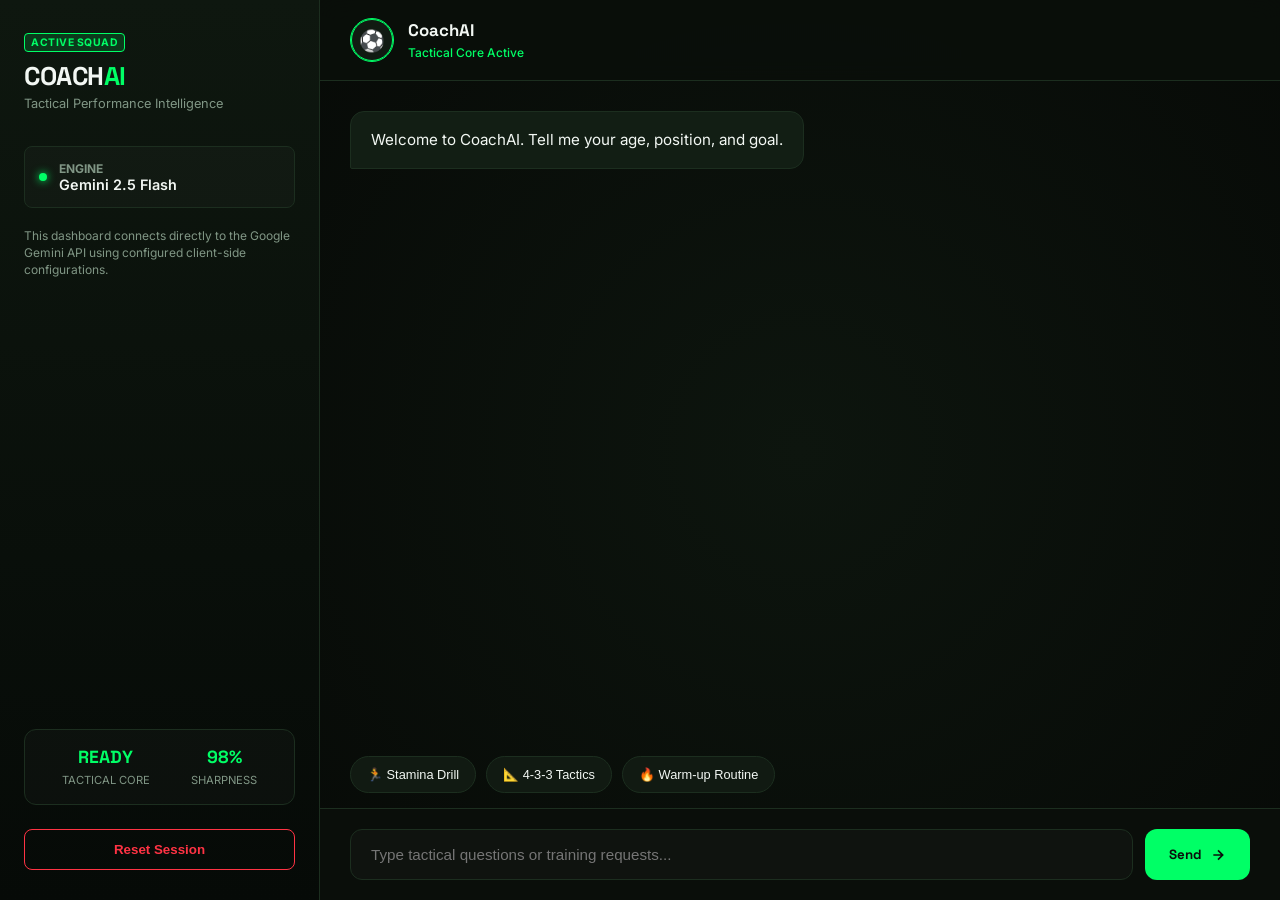
<file: index.html>
<!DOCTYPE html>
<html lang="en">
<head>
    <meta charset="UTF-8">
    <meta name="viewport" content="width=device-width, initial-scale=1.0">
    <title>CoachAI - Tactical Training Dashboard</title>
    <link rel="stylesheet" href="style.css">
    <!-- Premium Fonts: Space Grotesk for headers, Inter for readability -->
    <link href="https://fonts.googleapis.com/css2?family=Inter:wght@400;500;600&family=Space+Grotesk:wght@500;700&display=swap" rel="stylesheet">
</head>
<body>
    <div class="app-container">
        <!-- Sidebar Utility Drawer -->
        <aside class="sidebar">
            <div class="sidebar-header">
                <div class="logo-area">
                    <span class="pitch-badge">ACTIVE SQUAD</span>
                    <h2>COACH<span>AI</span></h2>
                </div>
                <p>Tactical Performance Intelligence</p>
            </div>
            
            <div class="config-section">
                <div class="system-badge">
                    <div class="badge-dot"></div>
                    <div>
                        <strong>Engine</strong>
                        <p>Gemini 2.5 Flash</p>
                    </div>
                </div>
                <p class="help-text">This dashboard connects directly to the Google Gemini API using configured client-side configurations.</p>
            </div>

            <div class="stats-card">
                <div class="stat-item">
                    <span class="stat-val">READY</span>
                    <span class="stat-lbl">Tactical Core</span>
                </div>
                <div class="stat-item">
                    <span class="stat-val">98%</span>
                    <span class="stat-lbl">Sharpness</span>
                </div>
            </div>

            <div class="sidebar-footer">
                <button id="clear-btn" class="secondary-btn">Reset Session</button>
            </div>
        </aside>

        <!-- Main Chat Area -->
        <main class="chat-area">
            <header class="chat-header">
                <button id="menu-toggle" class="menu-btn">☰</button>
                <div class="coach-profile">
                    <div class="avatar-pulse">
                        <span class="avatar-icon">⚽</span>
                        <span class="pulse-ring"></span>
                    </div>
                    <div>
                        <h3>CoachAI</h3>
                        <span class="status">Tactical Core Active</span>
                    </div>
                </div>
            </header>

            <!-- Main Conversation Space -->
            <div class="messages-container" id="messages-container">
                <!-- Chat messages loaded here -->
            </div>

            <!-- Quick Suggestions Box -->
            <div class="suggestions-box" id="suggestions-box">
                <button class="suggestion-chip" data-prompt="Design an explosive stamina drill for a winger.">🏃 Stamina Drill</button>
                <button class="suggestion-chip" data-prompt="What are the tactical pros and cons of playing a 4-3-3 formation?">📐 4-3-3 Tactics</button>
                <button class="suggestion-chip" data-prompt="Give me a 10-minute warm-up routine before a high-intensity match.">🔥 Warm-up Routine</button>
            </div>

            <!-- Text Input Container -->
            <div class="input-bar">
                <form class="input-form" id="chat-form">
                    <input type="text" id="user-input" placeholder="Type tactical questions or training requests..." required autocomplete="off">
                    <button type="submit" id="send-btn">
                        <span>Send</span>
                        <svg width="16" height="16" viewBox="0 0 24 24" fill="none" stroke="currentColor" stroke-width="2.5"><path d="M5 12h14M12 5l7 7-7 7"/></svg>
                    </button>
                </form>
            </div>
        </main>
    </div>
    <script src="script.js"></script>
</body>
</html>
</file>
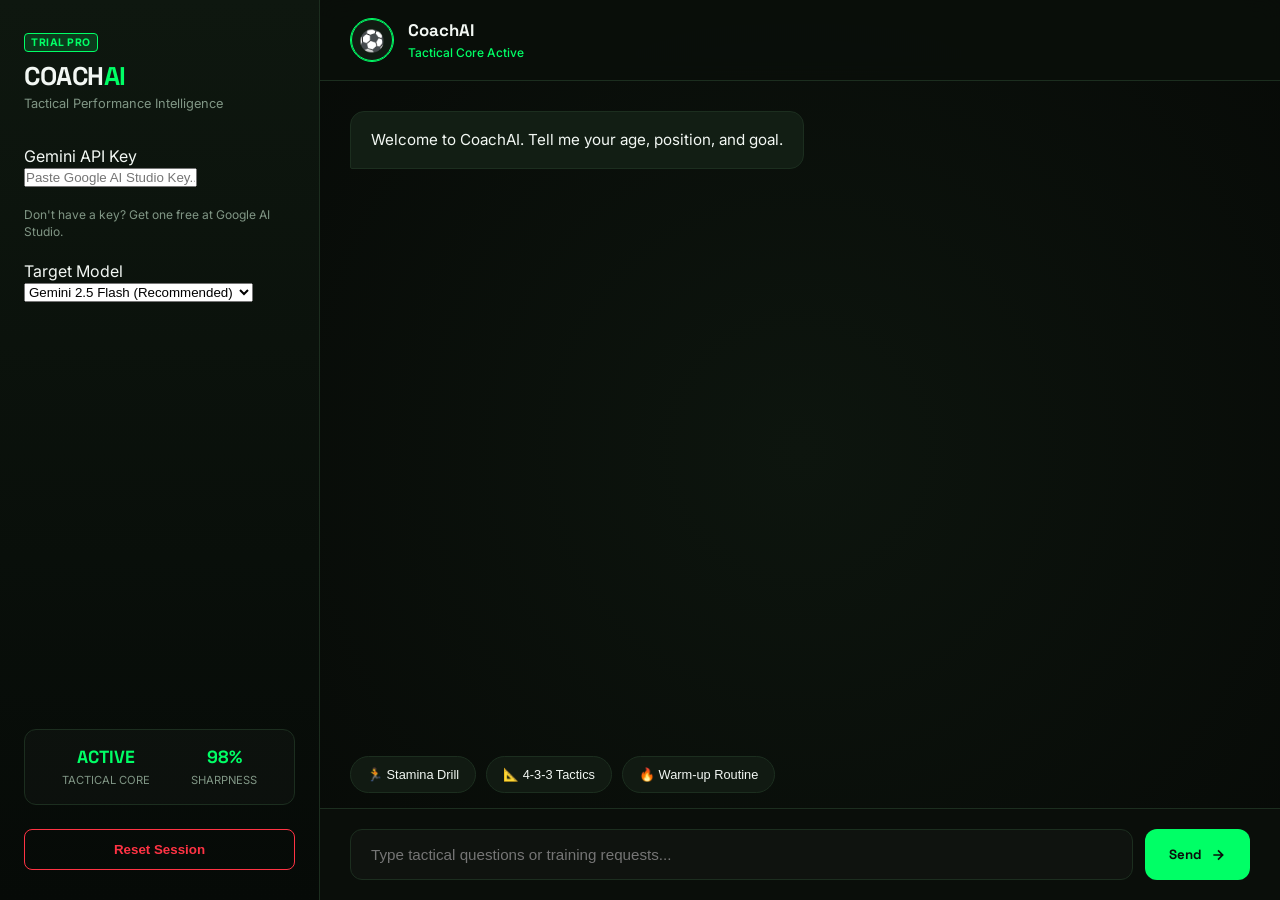
<file: ai_studio_code.html>
<!DOCTYPE html>
<html lang="en">
<head>
    <meta charset="UTF-8">
    <meta name="viewport" content="width=device-width, initial-scale=1.0">
    <title>CoachAI - Tactical Training Dashboard</title>
    <link rel="stylesheet" href="style.css">
    <!-- Premium Fonts: Space Grotesk for headers, Inter for readability -->
    <link href="https://fonts.googleapis.com/css2?family=Inter:wght@400;500;600&family=Space+Grotesk:wght@500;700&display=swap" rel="stylesheet">
</head>
<body>
    <div class="app-container">
        <!-- Sidebar Utility Drawer -->
        <aside class="sidebar">
            <div class="sidebar-header">
                <div class="logo-area">
                    <span class="pitch-badge">TRIAL PRO</span>
                    <h2>COACH<span>AI</span></h2>
                </div>
                <p>Tactical Performance Intelligence</p>
            </div>
            
            <div class="config-section">
                <div class="input-group">
                    <label for="api-key-input">Gemini API Key</label>
                    <input type="password" id="api-key-input" placeholder="Paste Google AI Studio Key..." />
                </div>
                <p class="help-text">Don't have a key? Get one free at Google AI Studio.</p>
                
                <div class="input-group">
                    <label for="model-select">Target Model</label>
                    <select id="model-select">
                        <option value="gemini-2.5-flash">Gemini 2.5 Flash (Recommended)</option>
                        <option value="gemini-2.5-pro">Gemini 2.5 Pro (Heavy Reasoning)</option>
                    </select>
                </div>
            </div>

            <div class="stats-card">
                <div class="stat-item">
                    <span class="stat-val">ACTIVE</span>
                    <span class="stat-lbl">Tactical Core</span>
                </div>
                <div class="stat-item">
                    <span class="stat-val">98%</span>
                    <span class="stat-lbl">Sharpness</span>
                </div>
            </div>

            <div class="sidebar-footer">
                <button id="clear-btn" class="secondary-btn">Reset Session</button>
            </div>
        </aside>

        <!-- Main Chat Area -->
        <main class="chat-area">
            <header class="chat-header">
                <button id="menu-toggle" class="menu-btn">☰</button>
                <div class="coach-profile">
                    <div class="avatar-pulse">
                        <span class="avatar-icon">⚽</span>
                        <span class="pulse-ring"></span>
                    </div>
                    <div>
                        <h3>CoachAI</h3>
                        <span class="status">Tactical Core Active</span>
                    </div>
                </div>
            </header>

            <!-- Main Conversation Space -->
            <div class="messages-container" id="messages-container">
                <!-- Chat messages loaded here -->
            </div>

            <!-- Quick Suggestions Box -->
            <div class="suggestions-box" id="suggestions-box">
                <button class="suggestion-chip" data-prompt="Design an explosive stamina drill for a winger.">🏃 Stamina Drill</button>
                <button class="suggestion-chip" data-prompt="What are the tactical pros and cons of playing a 4-3-3 formation?">📐 4-3-3 Tactics</button>
                <button class="suggestion-chip" data-prompt="Give me a 10-minute warm-up routine before a high-intensity match.">🔥 Warm-up Routine</button>
            </div>

            <!-- Text Input Container -->
            <div class="input-bar">
                <form class="input-form" id="chat-form">
                    <input type="text" id="user-input" placeholder="Type tactical questions or training requests..." required autocomplete="off">
                    <button type="submit" id="send-btn">
                        <span>Send</span>
                        <svg width="16" height="16" viewBox="0 0 24 24" fill="none" stroke="currentColor" stroke-width="2.5"><path d="M5 12h14M12 5l7 7-7 7"/></svg>
                    </button>
                </form>
            </div>
        </main>
    </div>
    <script src="script.js"></script>
</body>
</html>
</file>
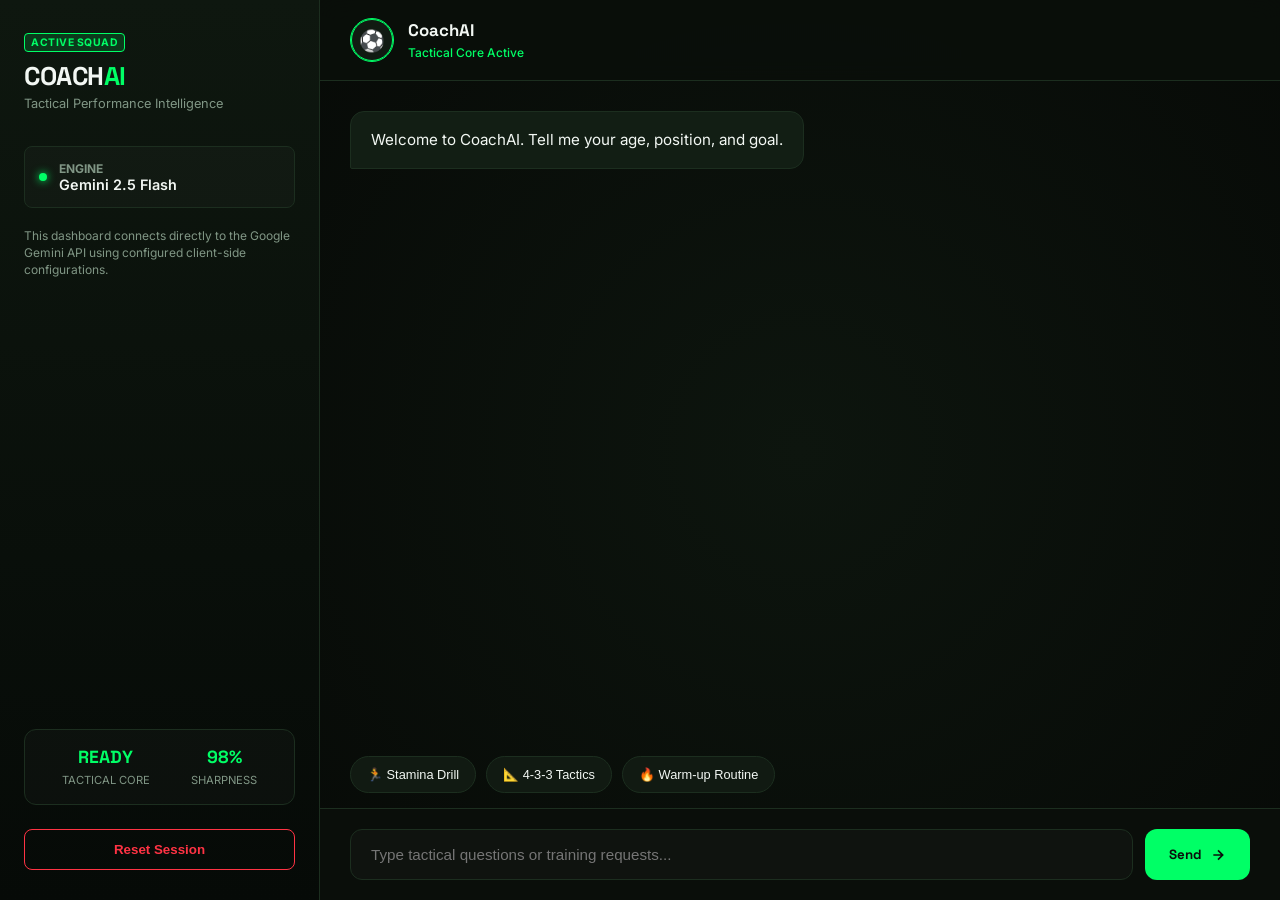
<file: index.html.html>
<!DOCTYPE html>
<html lang="en">
<head>
    <meta charset="UTF-8">
    <meta name="viewport" content="width=device-width, initial-scale=1.0">
    <title>CoachAI - Tactical Training Dashboard</title>
    <link rel="stylesheet" href="style.css">
    <!-- Premium Fonts: Space Grotesk for headers, Inter for readability -->
    <link href="https://fonts.googleapis.com/css2?family=Inter:wght@400;500;600&family=Space+Grotesk:wght@500;700&display=swap" rel="stylesheet">
</head>
<body>
    <div class="app-container">
        <!-- Sidebar Utility Drawer -->
        <aside class="sidebar">
            <div class="sidebar-header">
                <div class="logo-area">
                    <span class="pitch-badge">ACTIVE SQUAD</span>
                    <h2>COACH<span>AI</span></h2>
                </div>
                <p>Tactical Performance Intelligence</p>
            </div>
            
            <div class="config-section">
                <div class="system-badge">
                    <div class="badge-dot"></div>
                    <div>
                        <strong>Engine</strong>
                        <p>Gemini 2.5 Flash</p>
                    </div>
                </div>
                <p class="help-text">This dashboard connects directly to the Google Gemini API using configured client-side configurations.</p>
            </div>

            <div class="stats-card">
                <div class="stat-item">
                    <span class="stat-val">READY</span>
                    <span class="stat-lbl">Tactical Core</span>
                </div>
                <div class="stat-item">
                    <span class="stat-val">98%</span>
                    <span class="stat-lbl">Sharpness</span>
                </div>
            </div>

            <div class="sidebar-footer">
                <button id="clear-btn" class="secondary-btn">Reset Session</button>
            </div>
        </aside>

        <!-- Main Chat Area -->
        <main class="chat-area">
            <header class="chat-header">
                <button id="menu-toggle" class="menu-btn">☰</button>
                <div class="coach-profile">
                    <div class="avatar-pulse">
                        <span class="avatar-icon">⚽</span>
                        <span class="pulse-ring"></span>
                    </div>
                    <div>
                        <h3>CoachAI</h3>
                        <span class="status">Tactical Core Active</span>
                    </div>
                </div>
            </header>

            <!-- Main Conversation Space -->
            <div class="messages-container" id="messages-container">
                <!-- Chat messages loaded here -->
            </div>

            <!-- Quick Suggestions Box -->
            <div class="suggestions-box" id="suggestions-box">
                <button class="suggestion-chip" data-prompt="Design an explosive stamina drill for a winger.">🏃 Stamina Drill</button>
                <button class="suggestion-chip" data-prompt="What are the tactical pros and cons of playing a 4-3-3 formation?">📐 4-3-3 Tactics</button>
                <button class="suggestion-chip" data-prompt="Give me a 10-minute warm-up routine before a high-intensity match.">🔥 Warm-up Routine</button>
            </div>

            <!-- Text Input Container -->
            <div class="input-bar">
                <form class="input-form" id="chat-form">
                    <input type="text" id="user-input" placeholder="Type tactical questions or training requests..." required autocomplete="off">
                    <button type="submit" id="send-btn">
                        <span>Send</span>
                        <svg width="16" height="16" viewBox="0 0 24 24" fill="none" stroke="currentColor" stroke-width="2.5"><path d="M5 12h14M12 5l7 7-7 7"/></svg>
                    </button>
                </form>
            </div>
        </main>
    </div>
    <script src="script.js"></script>
</body>
</html>
</file>
<file: style.css>
:root {
    --bg-dark: #0a0f0b;
    --bg-panel: #111a12;
    --neon-green: #00ff66;
    --neon-glow: rgba(0, 255, 102, 0.15);
    --border-color: #1c2e1f;
    --text-primary: #f2f7f3;
    --text-muted: #809685;
    --user-bubble: #172b1b;
    --coach-bubble: #121e14;
    --accent-red: #ff3344;
}

* {
    box-sizing: border-box;
    margin: 0;
    padding: 0;
}

body {
    background-color: var(--bg-dark);
    color: var(--text-primary);
    font-family: 'Inter', sans-serif;
    height: 100vh;
    display: flex;
    overflow: hidden;
}

.app-container {
    display: flex;
    width: 100vw;
    height: 100vh;
}

/* Sidebar Styling */
.sidebar {
    width: 320px;
    background: linear-gradient(180deg, #0e170f 0%, #060a07 100%);
    border-right: 1px solid var(--border-color);
    display: flex;
    flex-direction: column;
    padding: 30px 24px;
    z-index: 10;
}

.sidebar-header h2 {
    font-family: 'Space Grotesk', sans-serif;
    font-size: 1.6rem;
    font-weight: 700;
    letter-spacing: -0.5px;
}

.sidebar-header h2 span {
    color: var(--neon-green);
}

.pitch-badge {
    background-color: var(--neon-glow);
    color: var(--neon-green);
    border: 1px solid var(--neon-green);
    font-size: 0.65rem;
    font-weight: 700;
    padding: 2px 6px;
    border-radius: 4px;
    letter-spacing: 0.5px;
    display: inline-block;
    margin-bottom: 8px;
}

.sidebar-header p {
    font-size: 0.8rem;
    color: var(--text-muted);
    margin-top: 4px;
    margin-bottom: 35px;
}

.config-section {
    display: flex;
    flex-direction: column;
    gap: 20px;
    flex-grow: 1;
}

.system-badge {
    display: flex;
    align-items: center;
    gap: 12px;
    background-color: rgba(255, 255, 255, 0.02);
    border: 1px solid var(--border-color);
    padding: 14px;
    border-radius: 8px;
}

.badge-dot {
    width: 8px;
    height: 8px;
    background-color: var(--neon-green);
    border-radius: 50%;
    box-shadow: 0 0 8px var(--neon-green);
}

.system-badge strong {
    font-size: 0.75rem;
    color: var(--text-muted);
    text-transform: uppercase;
    display: block;
}

.system-badge p {
    font-size: 0.9rem;
    font-weight: 600;
    color: var(--text-primary);
}

.help-text {
    font-size: 0.75rem;
    color: var(--text-muted);
    line-height: 1.4;
}

.stats-card {
    background: rgba(255, 255, 255, 0.02);
    border: 1px solid var(--border-color);
    border-radius: 12px;
    padding: 16px;
    display: flex;
    justify-content: space-around;
    margin-bottom: 24px;
}

.stat-item {
    text-align: center;
}

.stat-val {
    display: block;
    font-family: 'Space Grotesk', sans-serif;
    font-size: 1.1rem;
    font-weight: 700;
    color: var(--neon-green);
}

.stat-lbl {
    font-size: 0.7rem;
    color: var(--text-muted);
    text-transform: uppercase;
}

.secondary-btn {
    width: 100%;
    background: transparent;
    border: 1px solid var(--accent-red);
    color: var(--accent-red);
    padding: 12px;
    border-radius: 8px;
    cursor: pointer;
    font-weight: 600;
    transition: all 0.2s ease;
}

.secondary-btn:hover {
    background-color: rgba(255, 51, 68, 0.08);
}

/* Chat Main Layout */
.chat-area {
    flex-grow: 1;
    display: flex;
    flex-direction: column;
    background: radial-gradient(circle at 50% 50%, #0d150e 0%, #070a07 100%);
    height: 100%;
}

.chat-header {
    background: rgba(10, 15, 11, 0.8);
    backdrop-filter: blur(12px);
    padding: 18px 30px;
    display: flex;
    align-items: center;
    border-bottom: 1px solid var(--border-color);
}

.menu-btn {
    display: none;
    background: none;
    border: none;
    color: var(--text-primary);
    font-size: 1.5rem;
    margin-right: 18px;
    cursor: pointer;
}

.coach-profile {
    display: flex;
    align-items: center;
    gap: 14px;
}

.avatar-pulse {
    position: relative;
    width: 44px;
    height: 44px;
    background: var(--bg-panel);
    border: 1.5px solid var(--neon-green);
    border-radius: 50%;
    display: flex;
    align-items: center;
    justify-content: center;
    font-size: 1.3rem;
}

.pulse-ring {
    position: absolute;
    width: 100%;
    height: 100%;
    border: 1px solid var(--neon-green);
    border-radius: 50%;
    animation: pulse 2s infinite;
}

@keyframes pulse {
    0% { transform: scale(1); opacity: 1; }
    100% { transform: scale(1.4); opacity: 0; }
}

.coach-profile h3 {
    font-family: 'Space Grotesk', sans-serif;
    font-size: 1.05rem;
}

.coach-profile .status {
    font-size: 0.75rem;
    color: var(--neon-green);
    font-weight: 500;
}

/* Message Container Elements */
.messages-container {
    flex-grow: 1;
    padding: 30px;
    overflow-y: auto;
    display: flex;
    flex-direction: column;
    gap: 20px;
}

.message {
    max-width: 75%;
    padding: 16px 20px;
    border-radius: 14px;
    line-height: 1.6;
    font-size: 0.95rem;
}

.message.user {
    align-self: flex-end;
    background-color: var(--user-bubble);
    border: 1px solid rgba(0, 255, 102, 0.1);
    border-bottom-right-radius: 2px;
}

.message.assistant {
    align-self: flex-start;
    background-color: var(--coach-bubble);
    border: 1px solid var(--border-color);
    border-bottom-left-radius: 2px;
}

/* CSS Card Layouts for Coach AI responses */
.response-card {
    border-left: 3px solid var(--neon-green);
    background: rgba(255, 255, 255, 0.01);
    margin: 14px 0;
    padding: 14px 16px;
    border-radius: 4px 10px 10px 4px;
}

.response-card h5 {
    font-family: 'Space Grotesk', sans-serif;
    color: var(--neon-green);
    font-size: 1rem;
    text-transform: uppercase;
    margin-bottom: 8px;
    letter-spacing: 0.5px;
}

.message ul, .message ol {
    margin-left: 20px;
    margin-top: 6px;
    margin-bottom: 6px;
}

.message li {
    margin-bottom: 6px;
}

/* Suggestion Chips styling */
.suggestions-box {
    padding: 0 30px;
    display: flex;
    gap: 10px;
    overflow-x: auto;
    scrollbar-width: none;
    margin-bottom: 15px;
}

.suggestions-box::-webkit-scrollbar {
    display: none;
}

.suggestion-chip {
    background-color: var(--bg-panel);
    border: 1px solid var(--border-color);
    color: var(--text-primary);
    padding: 10px 16px;
    border-radius: 20px;
    font-size: 0.8rem;
    font-weight: 500;
    white-space: nowrap;
    cursor: pointer;
    transition: all 0.2s ease;
}

.suggestion-chip:hover {
    border-color: var(--neon-green);
    background-color: var(--neon-glow);
}

/* Input Bar styling */
.input-bar {
    background: rgba(10, 15, 11, 0.9);
    padding: 20px 30px;
    border-top: 1px solid var(--border-color);
}

.input-form {
    display: flex;
    gap: 12px;
}

.input-form input {
    flex-grow: 1;
    background-color: rgba(255, 255, 255, 0.02);
    border: 1px solid var(--border-color);
    padding: 16px 20px;
    border-radius: 12px;
    color: var(--text-primary);
    font-size: 0.95rem;
    transition: all 0.2s;
}

.input-form input:focus {
    outline: none;
    border-color: var(--neon-green);
    background-color: rgba(255, 255, 255, 0.04);
}

.input-form button {
    background-color: var(--neon-green);
    color: var(--bg-dark);
    border: none;
    padding: 0 24px;
    border-radius: 12px;
    font-family: 'Space Grotesk', sans-serif;
    font-weight: 700;
    display: flex;
    align-items: center;
    gap: 8px;
    cursor: pointer;
    transition: transform 0.2s, background-color 0.2s;
}

.input-form button:hover {
    background-color: #00e65c;
    transform: translateY(-1px);
}

/* Custom Scrollbar */
::-webkit-scrollbar {
    width: 6px;
}

::-webkit-scrollbar-track {
    background: transparent;
}

::-webkit-scrollbar-thumb {
    background: var(--border-color);
    border-radius: 10px;
}

/* Mobile Styling */
@media (max-width: 820px) {
    .menu-btn {
        display: block;
    }
    .sidebar {
        position: absolute;
        left: 0;
        top: 0;
        bottom: 0;
        transform: translateX(-100%);
    }
    .sidebar.open {
        transform: translateX(0);
    }
    .message {
        max-width: 90%;
    }
}
</file>
